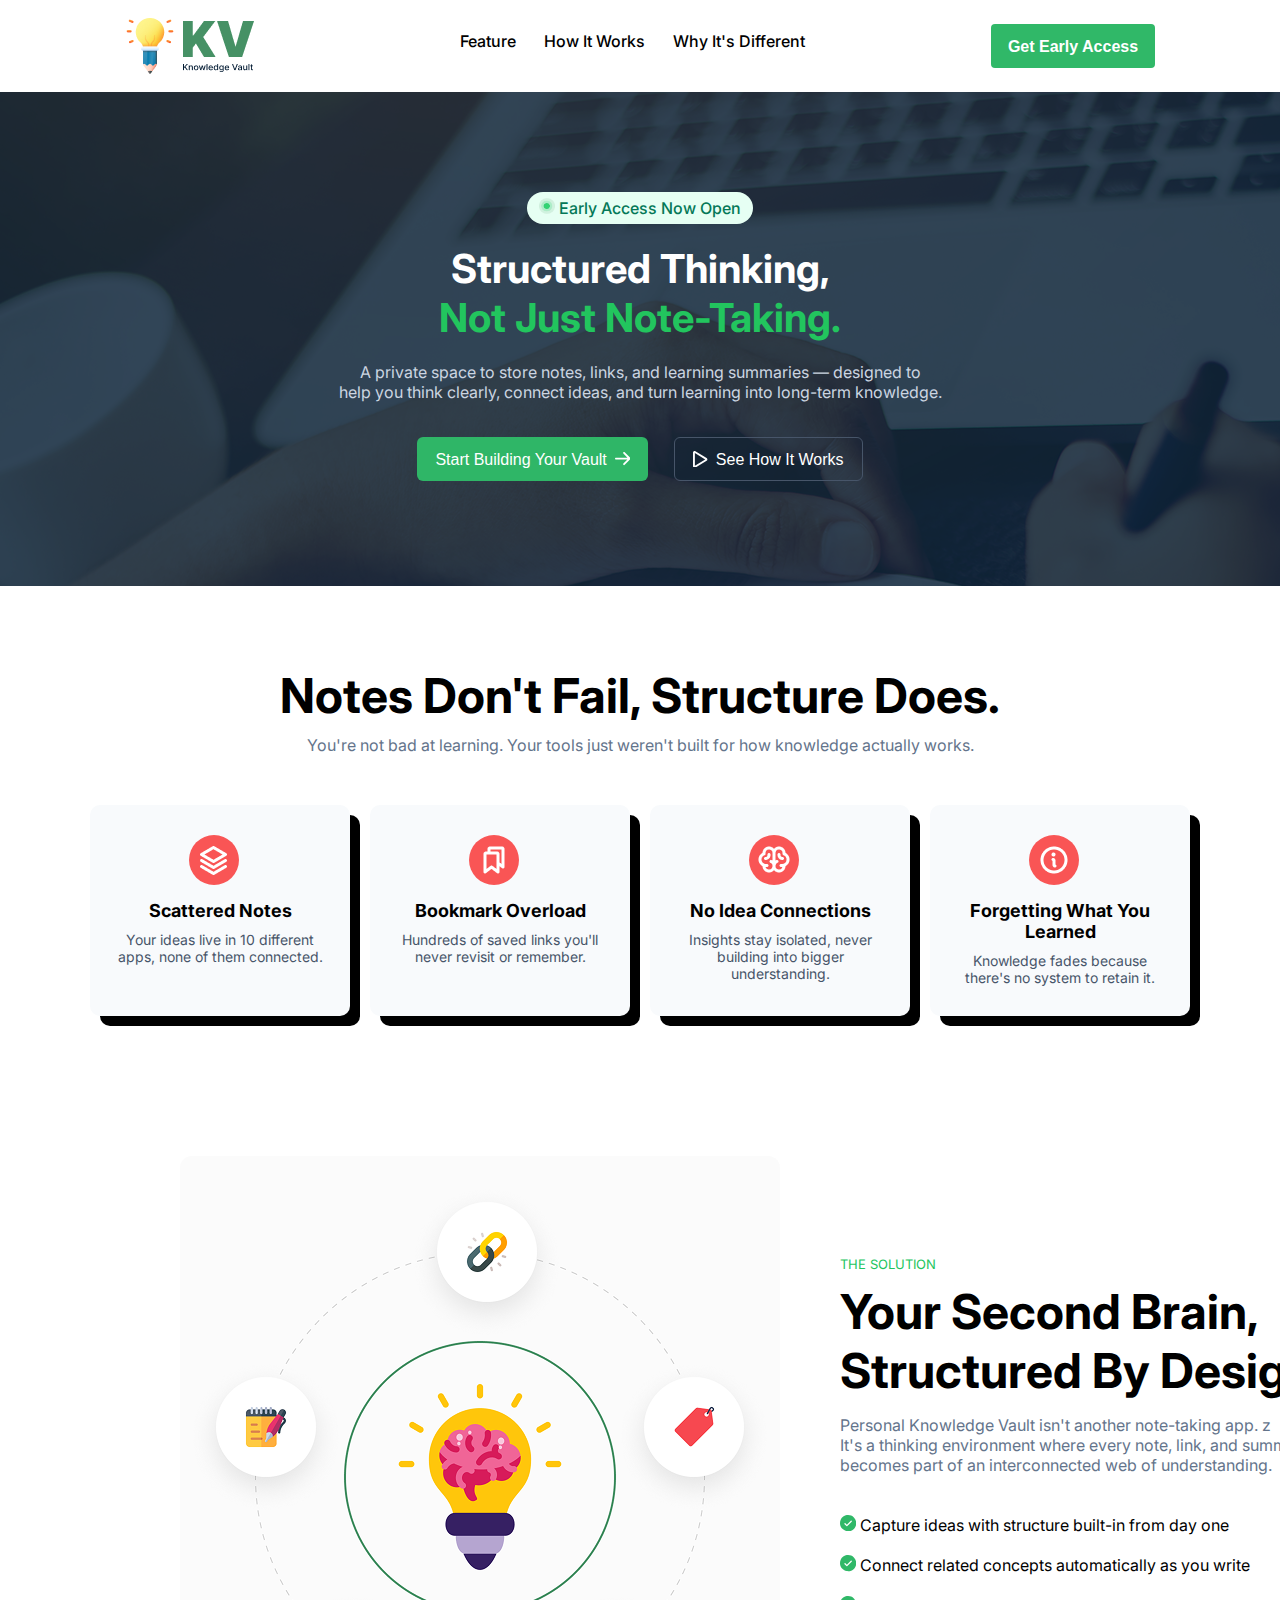
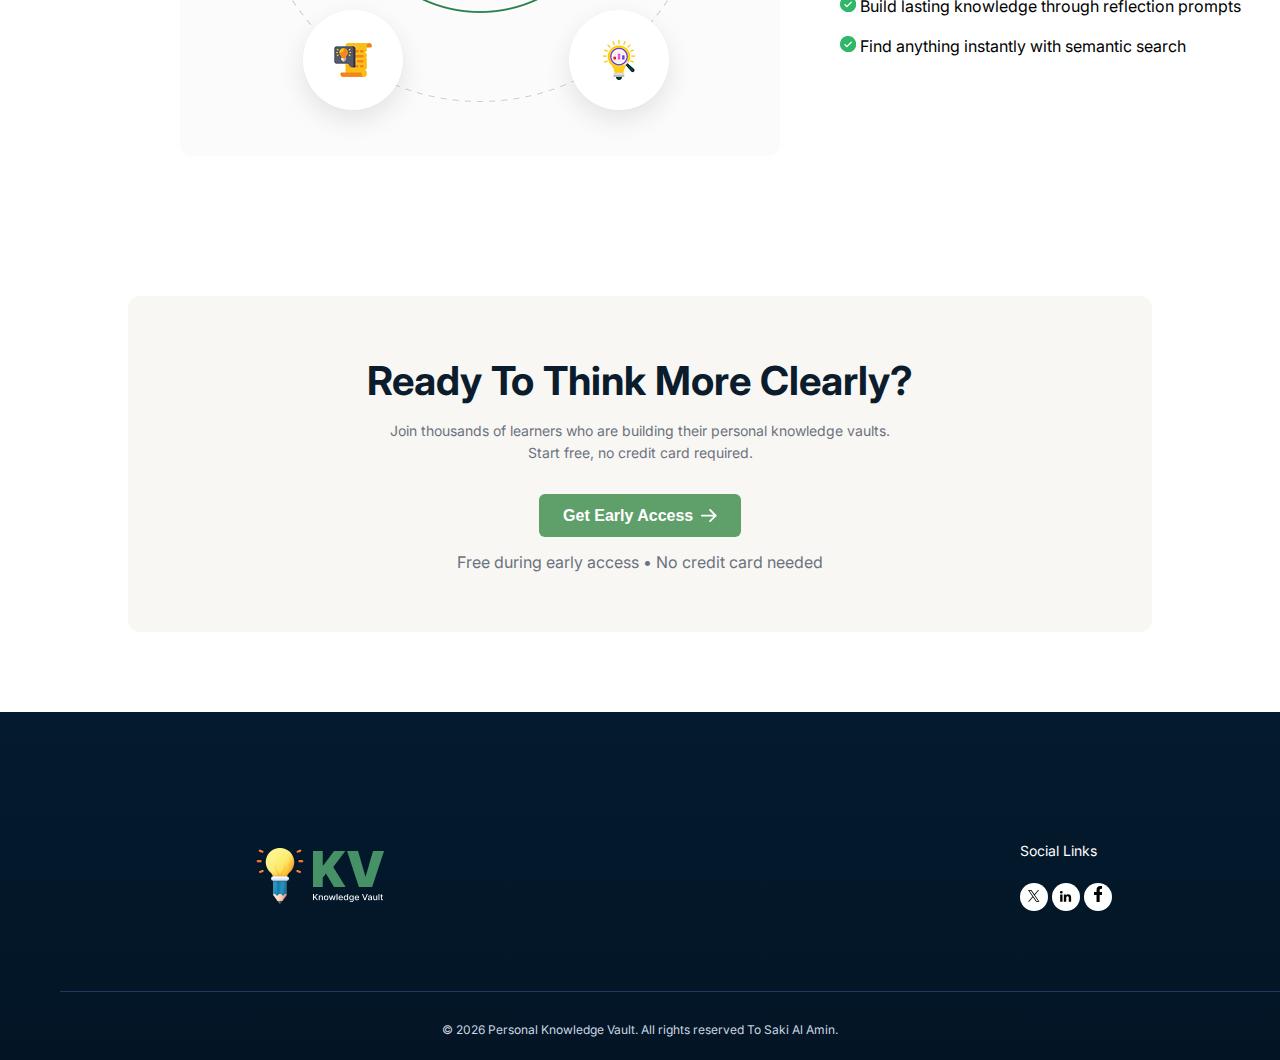
<file: index.html>
<!DOCTYPE html>
<html lang="en">
  <head>
    <meta charset="UTF-8" />
    <meta name="viewport" content="width=device-width, initial-scale=1.0" />
    <title>Document</title>
    <link rel="stylesheet" href="style.css" />
    <link rel="preconnect" href="https://fonts.googleapis.com" />
    <link rel="preconnect" href="https://fonts.gstatic.com" crossorigin />
    <link
      href="https://fonts.googleapis.com/css2?family=Inter:ital,opsz,wght@0,14..32,100..900;1,14..32,100..900&display=swap"
      rel="stylesheet"
    />
  </head>
  <body class="font_inter">
    <header>
      <nav>
        <div class="logo">
          <img src="assets/logo-navbar.png" alt="Navbar Logo" />
        </div>
        <ul class="nav_ul">
          <li><a href="#">Feature</a></li>
          <li><a href="#">How It Works </a></li>
          <li><a href="#">Why It's Different </a></li>
        </ul>
        <div>
          <button class="nav_btn">Get early Access</button>
        </div>
      </nav>
    </header>

    <section>
      <div class="hero-section">
        <p class="white-text">
          <img
            src="assets/images-removebg-preview.png"
            alt=""
            class="circle-img"
          />
          Early Access Now Open
        </p>

        <h1>
          Structured Thinking,<br />
          <span>Not Just Note-Taking.</span>
        </h1>

        <p class="text">
          A private space to store notes, links, and learning summaries —
          designed to <br />
          help you think clearly, connect ideas, and turn learning into
          long-term knowledge.
        </p>
        <div class="hero-buttons">
          <button class="btn-green">
            Start Building Your Vault

            <svg
              viewBox="0 0 15.6277 13.129"
              xmlns="http://www.w3.org/2000/svg"
              xmlns:xlink="http://www.w3.org/1999/xlink"
              width="15.627686"
              height="13.129028"
              fill="none"
              customFrame="#000000"
            >
              <path
                id="Vector"
                d="M15.3508 7.22897L9.72578 12.854C9.54966 13.0301 9.31079 13.129 9.06172 13.129C8.81265 13.129 8.57378 13.0301 8.39766 12.854C8.22154 12.6778 8.12259 12.439 8.12259 12.1899C8.12259 11.9408 8.22154 11.702 8.39766 11.5258L12.4219 7.50319L0.9375 7.50319C0.68886 7.50319 0.450403 7.40442 0.274587 7.2286C0.0987721 7.05279 0 6.81433 0 6.56569C0 6.31705 0.0987721 6.07859 0.274587 5.90278C0.450403 5.72696 0.68886 5.62819 0.9375 5.62819L12.4219 5.62819L8.39922 1.60319C8.2231 1.42707 8.12416 1.1882 8.12416 0.939126C8.12416 0.690054 8.2231 0.451184 8.39922 0.275064C8.57534 0.0989432 8.81421 2.6244e-09 9.06328 0C9.31235 -2.6244e-09 9.55122 0.0989432 9.72734 0.275064L15.3523 5.90006C15.4398 5.98728 15.5091 6.0909 15.5563 6.20498C15.6036 6.31907 15.6278 6.44136 15.6277 6.56484C15.6275 6.68832 15.603 6.81056 15.5555 6.92453C15.508 7.0385 15.4384 7.14196 15.3508 7.22897Z"
                fill="rgb(255,255,255)"
                fill-rule="nonzero"
              />
            </svg>
          </button>
          <button class="btn-border">
            <svg
              viewBox="0 0 14.3754 16.8724"
              xmlns="http://www.w3.org/2000/svg"
              xmlns:xlink="http://www.w3.org/1999/xlink"
              width="14.375366"
              height="16.872375"
              fill="none"
              customFrame="#000000"
            >
              <path
                id="Vector"
                d="M13.632 7.11352L2.37578 0.228367C2.13972 0.0844594 1.86971 0.00576102 1.5933 0.000304436C1.31689 -0.00515215 1.04398 0.0628285 0.802422 0.197308C0.560867 0.331787 0.359319 0.527949 0.218348 0.765773C0.0773768 1.0036 0.0020307 1.27457 0 1.55102L0 15.3213C0.0020307 15.5978 0.0773768 15.8688 0.218348 16.1066C0.359319 16.3444 0.560867 16.5406 0.802422 16.6751C1.04398 16.8095 1.31689 16.8775 1.5933 16.8721C1.86971 16.8666 2.13972 16.7879 2.37578 16.644L13.632 9.75884C13.859 9.62067 14.0466 9.42643 14.1768 9.19478C14.307 8.96314 14.3753 8.7019 14.3753 8.43618C14.3753 8.17046 14.307 7.90922 14.1768 7.67758C14.0466 7.44593 13.859 7.25169 13.632 7.11352ZM1.875 14.7526L1.875 2.11977L12.2 8.43618L1.875 14.7526Z"
                fill="rgb(255,255,255)"
                fill-rule="nonzero"
              />
            </svg>

            See How It Works
          </button>
        </div>
      </div>
    </section>
    <section class="notes-section">
      <h2>Notes Don't Fail, Structure Does.</h2>
      <p class="note-des">
        You're not bad at learning. Your tools just weren't built for how
        knowledge actually works.
      </p>

      <div class="cards">
        <div class="card">
          <div class="icon"><img src="assets/Vector.png" alt="1st card" /></div>
          <h3>Scattered Notes</h3>
          <p>Your ideas live in 10 different apps, none of them connected.</p>
        </div>

        <div class="card">
          <div class="icon">
            <img src="assets/Bookmarks.png" alt="2nd card" />
          </div>
          <h3>Bookmark Overload</h3>
          <p>Hundreds of saved links you'll never revisit or remember.</p>
        </div>

        <div class="card">
          <div class="icon"><img src="assets/Brain.png" alt="3rd card" /></div>
          <h3>No Idea Connections</h3>
          <p>
            Insights stay isolated, never building into bigger understanding.
          </p>
        </div>

        <div class="card">
          <div class="icon"><img src="assets/Info.png" alt="4th card" /></div>
          <h3>Forgetting What You Learned</h3>
          <p>Knowledge fades because there's no system to retain it.</p>
        </div>
      </div>
    </section>

    <section class="solution">
      <div class="left">
        <div class="circle"><img src="assets/knowledge.png" alt="" /></div>
      </div>
      <div class="right">
        <p class="small-title">THE SOLUTION</p>

        <h2>
          Your Second Brain,<br />
          Structured By Design.
        </h2>

        <p class="desc">
          Personal Knowledge Vault isn't another note-taking app. z <br />
          It's a thinking environment where every note, link, and summary
          <br />becomes part of an interconnected web of understanding.
        </p>
        <div class="bullet-point">
          <p>
            <svg
              viewBox="0 0 16.25 16.25"
              xmlns="http://www.w3.org/2000/svg"
              xmlns:xlink="http://www.w3.org/1999/xlink"
              width="16.250000"
              height="16.250000"
              fill="none"
              customFrame="#000000"
            >
              <path
                id="Vector"
                d="M8.125 0C6.51803 5.55112e-16 4.94714 0.476523 3.611 1.36931C2.27485 2.2621 1.23344 3.53105 0.618482 5.0157C0.00352043 6.50035 -0.157382 8.13401 0.156123 9.71011C0.469628 11.2862 1.24346 12.7339 2.37976 13.8702C3.51606 15.0065 4.9638 15.7804 6.5399 16.0939C8.11599 16.4074 9.74966 16.2465 11.2343 15.6315C12.719 15.0166 13.9879 13.9752 14.8807 12.639C15.7735 11.3029 16.25 9.73197 16.25 8.125C16.2477 5.97081 15.391 3.90551 13.8677 2.38227C12.3445 0.85903 10.2792 0.00227486 8.125 0ZM11.6922 6.69219L7.31719 11.0672C7.25915 11.1253 7.19022 11.1714 7.11434 11.2029C7.03847 11.2343 6.95714 11.2505 6.875 11.2505C6.79287 11.2505 6.71154 11.2343 6.63567 11.2029C6.55979 11.1714 6.49086 11.1253 6.43282 11.0672L4.55782 9.19219C4.44054 9.07491 4.37466 8.91585 4.37466 8.75C4.37466 8.58415 4.44054 8.42509 4.55782 8.30781C4.67509 8.19054 4.83415 8.12465 5 8.12465C5.16586 8.12465 5.32492 8.19054 5.44219 8.30781L6.875 9.74141L10.8078 5.80781C10.8659 5.74974 10.9348 5.70368 11.0107 5.67225C11.0866 5.64083 11.1679 5.62465 11.25 5.62465C11.3321 5.62465 11.4134 5.64083 11.4893 5.67225C11.5652 5.70368 11.6341 5.74974 11.6922 5.80781C11.7503 5.86588 11.7963 5.93482 11.8277 6.01069C11.8592 6.08656 11.8754 6.16788 11.8754 6.25C11.8754 6.33212 11.8592 6.41344 11.8277 6.48931C11.7963 6.56518 11.7503 6.63412 11.6922 6.69219Z"
                fill="rgb(47.7418,183.894,104.018)"
                fill-rule="nonzero"
              />
            </svg>
            Capture ideas with structure built-in from day one
          </p>
          <br />
          <p>
            <svg
              viewBox="0 0 16.25 16.25"
              xmlns="http://www.w3.org/2000/svg"
              xmlns:xlink="http://www.w3.org/1999/xlink"
              width="16.250000"
              height="16.250000"
              fill="none"
              customFrame="#000000"
            >
              <path
                id="Vector"
                d="M8.125 0C6.51803 5.55112e-16 4.94714 0.476523 3.611 1.36931C2.27485 2.2621 1.23344 3.53105 0.618482 5.0157C0.00352043 6.50035 -0.157382 8.13401 0.156123 9.71011C0.469628 11.2862 1.24346 12.7339 2.37976 13.8702C3.51606 15.0065 4.9638 15.7804 6.5399 16.0939C8.11599 16.4074 9.74966 16.2465 11.2343 15.6315C12.719 15.0166 13.9879 13.9752 14.8807 12.639C15.7735 11.3029 16.25 9.73197 16.25 8.125C16.2477 5.97081 15.391 3.90551 13.8677 2.38227C12.3445 0.85903 10.2792 0.00227486 8.125 0ZM11.6922 6.69219L7.31719 11.0672C7.25915 11.1253 7.19022 11.1714 7.11434 11.2029C7.03847 11.2343 6.95714 11.2505 6.875 11.2505C6.79287 11.2505 6.71154 11.2343 6.63567 11.2029C6.55979 11.1714 6.49086 11.1253 6.43282 11.0672L4.55782 9.19219C4.44054 9.07491 4.37466 8.91585 4.37466 8.75C4.37466 8.58415 4.44054 8.42509 4.55782 8.30781C4.67509 8.19054 4.83415 8.12465 5 8.12465C5.16586 8.12465 5.32492 8.19054 5.44219 8.30781L6.875 9.74141L10.8078 5.80781C10.8659 5.74974 10.9348 5.70368 11.0107 5.67225C11.0866 5.64083 11.1679 5.62465 11.25 5.62465C11.3321 5.62465 11.4134 5.64083 11.4893 5.67225C11.5652 5.70368 11.6341 5.74974 11.6922 5.80781C11.7503 5.86588 11.7963 5.93482 11.8277 6.01069C11.8592 6.08656 11.8754 6.16788 11.8754 6.25C11.8754 6.33212 11.8592 6.41344 11.8277 6.48931C11.7963 6.56518 11.7503 6.63412 11.6922 6.69219Z"
                fill="rgb(47.7418,183.894,104.018)"
                fill-rule="nonzero"
              />
            </svg>
            Connect related concepts automatically as you write
          </p>
          <br />
          <p>
            <svg
              viewBox="0 0 16.25 16.25"
              xmlns="http://www.w3.org/2000/svg"
              xmlns:xlink="http://www.w3.org/1999/xlink"
              width="16.250000"
              height="16.250000"
              fill="none"
              customFrame="#000000"
            >
              <path
                id="Vector"
                d="M8.125 0C6.51803 5.55112e-16 4.94714 0.476523 3.611 1.36931C2.27485 2.2621 1.23344 3.53105 0.618482 5.0157C0.00352043 6.50035 -0.157382 8.13401 0.156123 9.71011C0.469628 11.2862 1.24346 12.7339 2.37976 13.8702C3.51606 15.0065 4.9638 15.7804 6.5399 16.0939C8.11599 16.4074 9.74966 16.2465 11.2343 15.6315C12.719 15.0166 13.9879 13.9752 14.8807 12.639C15.7735 11.3029 16.25 9.73197 16.25 8.125C16.2477 5.97081 15.391 3.90551 13.8677 2.38227C12.3445 0.85903 10.2792 0.00227486 8.125 0ZM11.6922 6.69219L7.31719 11.0672C7.25915 11.1253 7.19022 11.1714 7.11434 11.2029C7.03847 11.2343 6.95714 11.2505 6.875 11.2505C6.79287 11.2505 6.71154 11.2343 6.63567 11.2029C6.55979 11.1714 6.49086 11.1253 6.43282 11.0672L4.55782 9.19219C4.44054 9.07491 4.37466 8.91585 4.37466 8.75C4.37466 8.58415 4.44054 8.42509 4.55782 8.30781C4.67509 8.19054 4.83415 8.12465 5 8.12465C5.16586 8.12465 5.32492 8.19054 5.44219 8.30781L6.875 9.74141L10.8078 5.80781C10.8659 5.74974 10.9348 5.70368 11.0107 5.67225C11.0866 5.64083 11.1679 5.62465 11.25 5.62465C11.3321 5.62465 11.4134 5.64083 11.4893 5.67225C11.5652 5.70368 11.6341 5.74974 11.6922 5.80781C11.7503 5.86588 11.7963 5.93482 11.8277 6.01069C11.8592 6.08656 11.8754 6.16788 11.8754 6.25C11.8754 6.33212 11.8592 6.41344 11.8277 6.48931C11.7963 6.56518 11.7503 6.63412 11.6922 6.69219Z"
                fill="rgb(47.7418,183.894,104.018)"
                fill-rule="nonzero"
              />
            </svg>
            Build lasting knowledge through reflection prompts
          </p>
          <br />
          <p>
            <svg
              viewBox="0 0 16.25 16.25"
              xmlns="http://www.w3.org/2000/svg"
              xmlns:xlink="http://www.w3.org/1999/xlink"
              width="16.250000"
              height="16.250000"
              fill="none"
              customFrame="#000000"
            >
              <path
                id="Vector"
                d="M8.125 0C6.51803 5.55112e-16 4.94714 0.476523 3.611 1.36931C2.27485 2.2621 1.23344 3.53105 0.618482 5.0157C0.00352043 6.50035 -0.157382 8.13401 0.156123 9.71011C0.469628 11.2862 1.24346 12.7339 2.37976 13.8702C3.51606 15.0065 4.9638 15.7804 6.5399 16.0939C8.11599 16.4074 9.74966 16.2465 11.2343 15.6315C12.719 15.0166 13.9879 13.9752 14.8807 12.639C15.7735 11.3029 16.25 9.73197 16.25 8.125C16.2477 5.97081 15.391 3.90551 13.8677 2.38227C12.3445 0.85903 10.2792 0.00227486 8.125 0ZM11.6922 6.69219L7.31719 11.0672C7.25915 11.1253 7.19022 11.1714 7.11434 11.2029C7.03847 11.2343 6.95714 11.2505 6.875 11.2505C6.79287 11.2505 6.71154 11.2343 6.63567 11.2029C6.55979 11.1714 6.49086 11.1253 6.43282 11.0672L4.55782 9.19219C4.44054 9.07491 4.37466 8.91585 4.37466 8.75C4.37466 8.58415 4.44054 8.42509 4.55782 8.30781C4.67509 8.19054 4.83415 8.12465 5 8.12465C5.16586 8.12465 5.32492 8.19054 5.44219 8.30781L6.875 9.74141L10.8078 5.80781C10.8659 5.74974 10.9348 5.70368 11.0107 5.67225C11.0866 5.64083 11.1679 5.62465 11.25 5.62465C11.3321 5.62465 11.4134 5.64083 11.4893 5.67225C11.5652 5.70368 11.6341 5.74974 11.6922 5.80781C11.7503 5.86588 11.7963 5.93482 11.8277 6.01069C11.8592 6.08656 11.8754 6.16788 11.8754 6.25C11.8754 6.33212 11.8592 6.41344 11.8277 6.48931C11.7963 6.56518 11.7503 6.63412 11.6922 6.69219Z"
                fill="rgb(47.7418,183.894,104.018)"
                fill-rule="nonzero"
              />
            </svg>
            Find anything instantly with semantic search
          </p>
        </div>
      </div>
    </section>
    <section class="getaccess">
      <div class="getaccess-box">
        <h1>Ready To Think More Clearly?</h1>

        <p class="subtitle">
          Join thousands of learners who are building their personal knowledge
          vaults.
          <br />
          Start free, no credit card required.
        </p>

        <button class="getaccess-btn">
          Get Early Access
          <svg
            viewBox="0 0 15.6277 13.1292"
            xmlns="http://www.w3.org/2000/svg"
            xmlns:xlink="http://www.w3.org/1999/xlink"
            width="15.627686"
            height="13.129150"
            fill="none"
            customFrame="#000000"
          >
            <path
              id="Vector"
              d="M15.3508 7.22897L9.72578 12.854C9.54966 13.0301 9.31079 13.129 9.06172 13.129C8.81265 13.129 8.57378 13.0301 8.39766 12.854C8.22154 12.6778 8.12259 12.439 8.12259 12.1899C8.12259 11.9408 8.22154 11.702 8.39766 11.5258L12.4219 7.50319L0.9375 7.50319C0.68886 7.50319 0.450403 7.40442 0.274587 7.2286C0.0987721 7.05279 0 6.81433 0 6.56569C0 6.31705 0.0987721 6.07859 0.274587 5.90278C0.450403 5.72696 0.68886 5.62819 0.9375 5.62819L12.4219 5.62819L8.39922 1.60319C8.2231 1.42707 8.12416 1.1882 8.12416 0.939126C8.12416 0.690054 8.2231 0.451184 8.39922 0.275064C8.57534 0.0989432 8.81421 2.6244e-09 9.06328 0C9.31235 -2.6244e-09 9.55122 0.0989432 9.72734 0.275064L15.3523 5.90006C15.4398 5.98728 15.5091 6.0909 15.5563 6.20498C15.6036 6.31907 15.6278 6.44136 15.6277 6.56484C15.6275 6.68832 15.603 6.81056 15.5555 6.92453C15.508 7.0385 15.4384 7.14196 15.3508 7.22897Z"
              fill="rgb(255,255,255)"
              fill-rule="nonzero"
            />
          </svg>
        </button>

        <p class="note">Free during early access • No credit card needed</p>
      </div>
    </section>

    <footer class="footer">
      <div class="footer-top">
        <div class="footer-logo">
          <img src="assets/logo-footer.png" alt="footerlogo" />
        </div>
        <div class="footer-social">
          <p>Social Links</p>
          <div class="icons">
            <a class="twitter" href="#"
              ><svg
                viewBox="0 0 11.4993 11.752"
                xmlns="http://www.w3.org/2000/svg"
                xmlns:xlink="http://www.w3.org/1999/xlink"
                width="11.499268"
                height="11.751953"
                fill="none"
                customFrame="#000000"
              >
                <path
                  id="Vector"
                  d="M6.84365 4.97617L11.1245 0L10.1101 0L6.39301 4.32075L3.42419 0L0 0L4.48944 6.53373L0 11.752L1.01449 11.752L4.93984 7.18916L8.07513 11.752L11.4993 11.752L6.84339 4.97617L6.84365 4.97617ZM1.38002 0.7637L2.93821 0.7637L10.1106 11.023L8.55237 11.023L1.38002 0.7637Z"
                  fill="rgb(0,0,0)"
                  fill-rule="nonzero"
                />
              </svg>
            </a>
            <a class="linkdin" href="#"
              ><svg
                viewBox="0 0 11.1498 10.6545"
                xmlns="http://www.w3.org/2000/svg"
                xmlns:xlink="http://www.w3.org/1999/xlink"
                width="11.149780"
                height="10.654541"
                fill="none"
                customFrame="#000000"
              >
                <path
                  id="Vector"
                  d="M11.1498 6.53178L11.1498 10.6546L8.75949 10.6546L8.75949 6.80809C8.75949 5.84228 8.41438 5.18272 7.54893 5.18272C6.88848 5.18272 6.49613 5.62676 6.32286 6.05672C6.25994 6.21038 6.24372 6.42376 6.24372 6.63927L6.24372 10.6544L3.85326 10.6544C3.85326 10.6544 3.88534 4.13972 3.85326 3.46536L6.24389 3.46536L6.24389 4.48412C6.23908 4.49214 6.23231 4.49998 6.22803 4.50765L6.24389 4.50765L6.24389 4.48412C6.56155 3.99533 7.12806 3.29655 8.39816 3.29655C9.97077 3.29655 11.1498 4.32404 11.1498 6.53178ZM1.35263 0C0.534956 0 0 0.536739 0 1.24193C0 1.93215 0.519448 2.4844 1.32126 2.4844L1.33677 2.4844C2.17049 2.4844 2.68887 1.93215 2.68887 1.24193C2.673 0.536739 2.17049 0 1.35263 0ZM0.142073 10.6546L2.53164 10.6546L2.53164 3.46536L0.142073 3.46536L0.142073 10.6546Z"
                  fill="rgb(0,0,0)"
                  fill-rule="nonzero"
                />
              </svg>
            </a>
            <a class="facebook" href="#"
              ><svg
                viewBox="0 0 8.55469 16.0938"
                xmlns="http://www.w3.org/2000/svg"
                xmlns:xlink="http://www.w3.org/1999/xlink"
                width="8.554688"
                height="16.093750"
                fill="none"
                customFrame="#000000"
              >
                <path
                  id="Vector"
                  d="M7.99414 8.98438L8.4375 6.09375L5.66406 6.09375L5.66406 4.21793C5.66406 3.42711 6.05148 2.65625 7.29371 2.65625L8.55469 2.65625L8.55469 0.195312C8.55469 0.195312 7.41031 0 6.31621 0C4.03199 0 2.53906 1.38438 2.53906 3.89063L2.53906 6.09375L0 6.09375L0 8.98438L2.53906 8.98438L2.53906 15.9722C3.0482 16.0521 3.57 16.0938 4.10156 16.0938C4.63312 16.0938 5.15492 16.0521 5.66406 15.9722L5.66406 8.98438L7.99414 8.98438Z"
                  fill="rgb(0,0,0)"
                  fill-rule="nonzero"
                />
              </svg>
            </a>
          </div>
        </div>
      </div>
      <hr />
      <p class="copyright">
        © 2026 Personal Knowledge Vault. All rights reserved To Saki Al Amin.
      </p>
    </footer>
  </body>
</html>
</file>
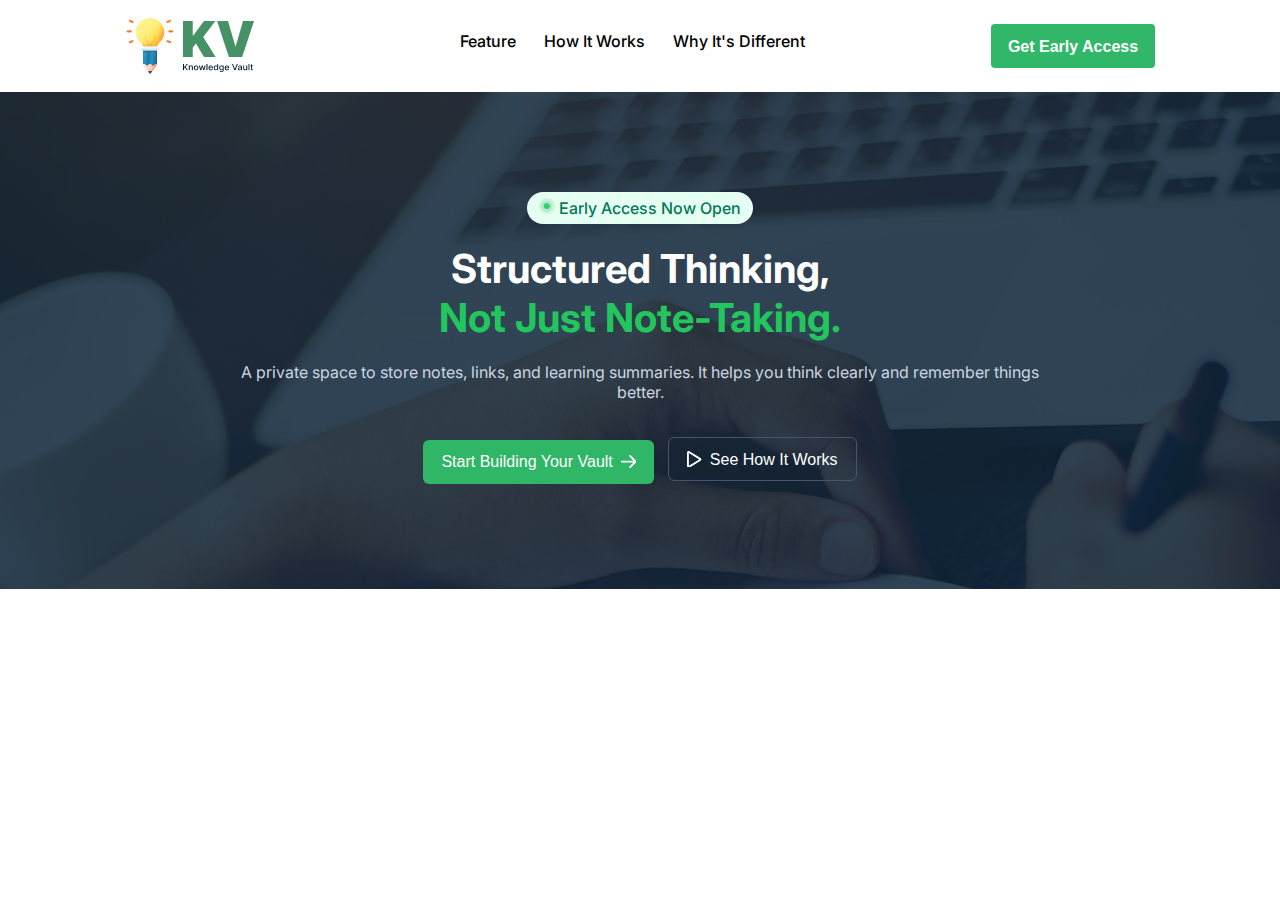
<file: Programming-Hero-Assignment-1/Code/index.html>
<!DOCTYPE html>
<html lang="en">
  <head>
    <meta charset="UTF-8" />
    <meta name="viewport" content="width=device-width, initial-scale=1.0" />
    <title>Document</title>
    <link rel="stylesheet" href="style.css" />
    <link rel="preconnect" href="https://fonts.googleapis.com" />
    <link rel="preconnect" href="https://fonts.gstatic.com" crossorigin />
    <link
      href="https://fonts.googleapis.com/css2?family=Inter:ital,opsz,wght@0,14..32,100..900;1,14..32,100..900&display=swap"
      rel="stylesheet"
    />
  </head>
  <body class="font_inter">
    <header>
      <nav>
        <div class="logo">
          <img src="assets/logo-navbar.png" alt="Navbar Logo" />
        </div>
        <ul class="nav_ul">
          <li><a href="#">Feature</a></li>
          <li><a href="#">How It Works </a></li>
          <li><a href="#">Why It's Different </a></li>
        </ul>
        <div>
          <button class="nav_btn">Get early Access</button>
        </div>
      </nav>
    </header>

    <section>
      <div class="hero-section">
        <p class="white-text">
          <img
            src="assets/images-removebg-preview.png"
            alt=""
            class="circle-img"
          />
          Early Access Now Open
        </p>

        <h1>
          Structured Thinking,<br />
          <span>Not Just Note-Taking.</span>
        </h1>

        <p class="text">
          A private space to store notes, links, and learning summaries. It
          helps you think clearly and remember things better.
        </p>

        <button class="btn-green">
          Start Building Your Vault

          <svg
            viewBox="0 0 15.6277 13.129"
            xmlns="http://www.w3.org/2000/svg"
            xmlns:xlink="http://www.w3.org/1999/xlink"
            width="15.627686"
            height="13.129028"
            fill="none"
            customFrame="#000000"
          >
            <path
              id="Vector"
              d="M15.3508 7.22897L9.72578 12.854C9.54966 13.0301 9.31079 13.129 9.06172 13.129C8.81265 13.129 8.57378 13.0301 8.39766 12.854C8.22154 12.6778 8.12259 12.439 8.12259 12.1899C8.12259 11.9408 8.22154 11.702 8.39766 11.5258L12.4219 7.50319L0.9375 7.50319C0.68886 7.50319 0.450403 7.40442 0.274587 7.2286C0.0987721 7.05279 0 6.81433 0 6.56569C0 6.31705 0.0987721 6.07859 0.274587 5.90278C0.450403 5.72696 0.68886 5.62819 0.9375 5.62819L12.4219 5.62819L8.39922 1.60319C8.2231 1.42707 8.12416 1.1882 8.12416 0.939126C8.12416 0.690054 8.2231 0.451184 8.39922 0.275064C8.57534 0.0989432 8.81421 2.6244e-09 9.06328 0C9.31235 -2.6244e-09 9.55122 0.0989432 9.72734 0.275064L15.3523 5.90006C15.4398 5.98728 15.5091 6.0909 15.5563 6.20498C15.6036 6.31907 15.6278 6.44136 15.6277 6.56484C15.6275 6.68832 15.603 6.81056 15.5555 6.92453C15.508 7.0385 15.4384 7.14196 15.3508 7.22897Z"
              fill="rgb(255,255,255)"
              fill-rule="nonzero"
            />
          </svg>
        </button>
        <button class="btn-border">
          <svg
            viewBox="0 0 14.3754 16.8724"
            xmlns="http://www.w3.org/2000/svg"
            xmlns:xlink="http://www.w3.org/1999/xlink"
            width="14.375366"
            height="16.872375"
            fill="none"
            customFrame="#000000"
          >
            <path
              id="Vector"
              d="M13.632 7.11352L2.37578 0.228367C2.13972 0.0844594 1.86971 0.00576102 1.5933 0.000304436C1.31689 -0.00515215 1.04398 0.0628285 0.802422 0.197308C0.560867 0.331787 0.359319 0.527949 0.218348 0.765773C0.0773768 1.0036 0.0020307 1.27457 0 1.55102L0 15.3213C0.0020307 15.5978 0.0773768 15.8688 0.218348 16.1066C0.359319 16.3444 0.560867 16.5406 0.802422 16.6751C1.04398 16.8095 1.31689 16.8775 1.5933 16.8721C1.86971 16.8666 2.13972 16.7879 2.37578 16.644L13.632 9.75884C13.859 9.62067 14.0466 9.42643 14.1768 9.19478C14.307 8.96314 14.3753 8.7019 14.3753 8.43618C14.3753 8.17046 14.307 7.90922 14.1768 7.67758C14.0466 7.44593 13.859 7.25169 13.632 7.11352ZM1.875 14.7526L1.875 2.11977L12.2 8.43618L1.875 14.7526Z"
              fill="rgb(255,255,255)"
              fill-rule="nonzero"
            />
          </svg>

          See How It Works
        </button>
      </div>
    </section>
  </body>
</html>
</file>
<file: style.css>
* {
  margin: 0;
  padding: 0;
  box-sizing: border-box;
}

.font_inter {
  font-family: "Inter", sans-serif;
  font-optical-sizing: auto;
}

/* Nav Bar Design*/
nav {
  display: flex;
  justify-content: space-between;
  align-items: center;
  margin: 16px 120px;
}
.nav_ul {
  list-style-type: none;
  gap: 32;
  width: 365px;
  height: 24px;
}
a {
  text-decoration: none;
  color: black;
}
ul {
  display: flex;
  justify-content: space-between;
  align-items: center;
  gap: 32;
  font-size: 16px;
  font-style: Medium;
  font-weight: 500;
  letter-spacing: 0%;
}

ul li:hover {
  text-shadow: 1px 1px rgb(168, 169, 168);
}
.logo {
  height: 60px;
  width: 139px;
}

.nav_btn {
  width: 164px;
  height: 44px;
  display: flex;
  align-items: center;
  justify-content: center;
  gap: 10;
  padding: 12px 16px;
  background-color: #30b868;
  border: none;
  color: white;
  font-style: Semi Bold;
  font-size: 16px;
  font-weight: 600;
  text-transform: capitalize;
  text-align: left;
  border-radius: 4px;
}

button.nav_btn:hover {
  width: 164px;
  height: 44px;
  display: flex;
  align-items: center;
  justify-content: center;
  gap: 10;
  padding: 12px 16px;
  background-color: #136233;
  border: none;
  color: white;
  font-style: Semi Bold;
  font-size: 16px;
  font-weight: 600;
  text-transform: capitalize;
  text-align: left;
  border-radius: 4px;
  box-shadow: 2px 2px Green;
}

/*Hero Section Design*/

.hero-section {
  text-align: center;
  padding: 100px 20px;
  background-image: url(assets/hero-bg.png);
  width: auto;
  height: auto;
  background-repeat: no-repeat;
}

.white-text {
  display: inline-block;
  background: #e6fff3;
  color: #047857;
  padding: 6px 12px;
  border-radius: 20px;
  font-size: 16px;
  font-style: Medium;
  font-weight: 500;
  letter-spacing: 0%;
  text-align: center;
}
.circle-img {
  height: 16px;
  width: 16px;
}
.hero-section h1 {
  font-size: 40px;
  margin: 20px 0;
  color: #ffffff;
}

h1 span {
  color: #22c55e;
}

.text {
  max-width: 800px;
  margin: 0 auto 30px;
  color: #cbd5e1;
}

button {
  padding: 12px 18px;
  margin: 5px;
  border-radius: 6px;
  cursor: pointer;
  font-style: Semi Bold;
  font-size: 16px;
  font-weight: 400;
  line-height: 19px;
  letter-spacing: 0%;
  text-align: left;
  text-transform: capitalize;
}

button.btn-border:hover {
  padding: 12px 18px;
  margin: 5px;
  border-radius: 6px;
  cursor: pointer;
  font-style: Semi Bold;
  font-size: 20px;
  font-weight: 400;
  line-height: 19px;
  letter-spacing: 0%;
  text-align: left;
  text-transform: capitalize;
  box-shadow: 2px 2px Green;
}

button.btn-green:hover {
  padding: 12px 18px;
  margin: 5px;
  border-radius: 6px;
  cursor: pointer;
  font-style: Semi Bold;
  font-size: 20px;
  font-weight: 400;
  line-height: 19px;
  letter-spacing: 0%;
  text-align: left;
  text-transform: capitalize;
  box-shadow: 2px 2px rgb(77, 137, 210);
}

.hero-buttons {
  display: flex;
  align-items: center;
  justify-content: center;
  gap: 16px;
}

.btn-green {
  background: #2fb667;
  border: none;
  color: #ffffff;
  display: inline-flex;
  align-items: center;
  justify-content: center;
  gap: 8px;
  padding: 12px 18px;
  border-radius: 6px;
  cursor: pointer;
  height: 44px;
}

.btn-border {
  background: transparent;
  border: 1px solid #475569;
  color: white;
  display: inline-flex;
  align-items: center;
  justify-content: center;
  gap: 8px;
  padding: 12px 18px;
  border-radius: 6px;
  cursor: pointer;
  height: 44px;
}

/*Card Section*/
.notes-section {
  padding: 80px 20px;
  text-align: center;
}

.notes-section h2 {
  font-size: 48px;
  margin-bottom: 10px;
}

.note-des {
  color: #64748b;
  max-width: 700px;
  margin: 0 auto 50px;
}

.cards {
  display: grid;
  grid-template-columns: repeat(auto-fit, minmax(220px, 1fr));
  gap: 20px;
  max-width: 1100px;
  margin: 0 auto;
}

.card {
  background: #f8fafc;
  padding: 30px 20px;
  border-radius: 10px;
  box-shadow: 10px 10px;
}

.card:hover {
  background: #ffffff;
  cursor: pointer;
  padding: 30px 20px;
  border-radius: 10px;
  box-shadow: 10px 10px #2fb667;
}

.icon {
  border-radius: 50%;
  margin-left: 36%;
  height: 50px;
  width: 50px;
  font-size: 30px;
  margin-bottom: 15px;
  background: rgba(249, 85, 85, 1);
  display: flex;
  justify-content: center;
  align-items: center;
}

.card h3 {
  font-size: 18px;
  margin-bottom: 10px;
}

.card p {
  font-size: 14px;
  color: #475569;
  letter-spacing: 0%;
}
/*Solution Section*/
.solution {
  display: flex;
  gap: 60px;
  padding: 60px 40px;
  max-width: 1300px;
  margin-left: 140px;
  align-items: center;
}

.left {
  flex: 1;
  display: flex;
  justify-content: center;
}

.circle {
  width: 260px;
  height: 260px;
  border-radius: 50%;
  border: 3px solid #22c55e;
  display: flex;
  align-items: center;
  justify-content: center;
  font-size: 80px;
}

.circle {
  height: 600px;
  width: 600px;
}
.circle img:hover {
  height: 600px;
  width: 600px;
  box-shadow: 5px 5px #64748b;
}
.right {
  width: 700px;
}

.small-title {
  color: #22c55e;
  font-size: 13px;
  font-style: Medium;
  margin-bottom: 10px;
}

.solution h2 {
  font-size: 48px;
  margin-bottom: 15px;
  width: 600px;
}

.desc {
  color: #64748b;
  margin-bottom: 20px;
}

ul {
  padding-left: 20px;
}

li {
  margin-bottom: 10px;
}

.bullet-point {
  margin-top: 40px;
}

/*Get Early Access Section*/
.getaccess-box {
  background-color: #f9f7f3;
  width: 80%;
  margin: 80px auto;
  padding: 60px 20px;
  text-align: center;
  border-radius: 12px;
}

.getaccess-box h1 {
  font-size: 40px;
  color: #0b1c2d;
  margin-bottom: 15px;
}

.subtitle {
  font-size: 14px;
  color: #6b7280;
  margin-bottom: 24px;
  line-height: 1.6;
  letter-spacing: 0%;
}

.getaccess-btn {
  background: #5fa06a;
  border: none;
  color: #ffffff;
  display: inline-flex;
  align-items: center;
  justify-content: center;
  gap: 8px;
  padding: 12px 24px;
  border-radius: 6px;
  cursor: pointer;
  font-size: 16px;
  font-style: Semi Bold;
  font-weight: 600;
}

.getaccess-btn:hover {
  background-color: #4f8c5a;
  box-shadow: 0 4px 8px 0 rgba(0, 0, 0, 0.2), 0 6px 20px 0 rgba(0, 0, 0, 0.19);
}

.note {
  margin-top: 10px;
  font-size: 16px;
  color: #6b7280;
}

/* Footer Section */
.footer {
  background: linear-gradient(180deg, #041a2f, #031525);
  color: white;
  padding: 40px 60px;
  height: 348px;
}

.footer-top {
  display: flex;
  justify-content: space-between;
  align-items: center;
  max-width: 1100px;
  margin-left: 190px;
}

.footer-logo {
  width: 139px;
  height: 60px;
  display: flex;
  align-items: center;
  padding-top: 90px;
}

.tagline {
  font-size: 12px;
  color: #cbd5e1;
  margin-left: 6px;
}

.footer-social p {
  margin: 0 0 8px;
  font-size: 14px;
  padding-top: 90px;
  width: 200px;
}

.icons a {
  display: inline-block;
  width: 28px;
  height: 28px;
  background: white;
  color: #041a2f;
  text-align: center;
  line-height: 28px;
  border-radius: 50%;
  font-size: 14px;
  text-decoration: none;
  margin-top: 16px;
}

a.twitter:hover {
  background: rgb(145, 143, 143);
  color: white;
}
a.linkdin:hover {
  background: rgb(67, 179, 243);
  color: black;
}
a.facebook:hover {
  background: rgb(59, 99, 192);
  color: white;
}
hr {
  border: none;
  height: 1px;
  background-color: #1e3a5f;
  margin: 80px 0 20px;
  width: 1390px;
}

.copyright {
  text-align: center;
  font-size: 12px;
  color: #cbd5e1;
  margin-top: 30px;
}
</file>
<file: Programming-Hero-Assignment-1/Code/style.css>
* {
  margin: 0;
  padding: 0;
  box-sizing: border-box;
}

.font_inter {
  font-family: "Inter", sans-serif;
  font-optical-sizing: auto;
}

/* Nav Bar Design*/
nav {
  display: flex;
  justify-content: space-between;
  align-items: center;
  margin: 16px 120px;
}
.nav_ul {
  list-style-type: none;
  gap: 32;
  width: 365px;
  height: 24px;
}
a {
  text-decoration: none;
  color: black;
}
ul {
  display: flex;
  justify-content: space-between;
  align-items: center;
  gap: 32;
  font-size: 16px;
  font-style: Medium;
  font-weight: 500;
  letter-spacing: 0%;
}

ul li:hover {
  text-shadow: 1px 1px rgb(168, 169, 168);
}
.logo {
  height: 60px;
  width: 139px;
}

.nav_btn {
  width: 164px;
  height: 44px;
  display: flex;
  align-items: center;
  justify-content: center;
  gap: 10;
  padding: 12px 16px;
  background-color: #30b868;
  border: none;
  color: white;
  font-style: Semi Bold;
  font-size: 16px;
  font-weight: 600;
  text-transform: capitalize;
  text-align: left;
  border-radius: 4px;
}

button.nav_btn:hover {
  width: 164px;
  height: 44px;
  display: flex;
  align-items: center;
  justify-content: center;
  gap: 10;
  padding: 12px 16px;
  background-color: #136233;
  border: none;
  color: white;
  font-style: Semi Bold;
  font-size: 16px;
  font-weight: 600;
  text-transform: capitalize;
  text-align: left;
  border-radius: 4px;
  box-shadow: 2px 2px Green;
}

/*Hero Section Design*/

.hero-section {
  text-align: center;
  padding: 100px 20px;
  background-image: url(assets/hero-bg.png);
  width: auto;
  height: auto;
  background-repeat: no-repeat;
}

.white-text {
  display: inline-block;
  background: #e6fff3;
  color: #047857;
  padding: 6px 12px;
  border-radius: 20px;
  font-size: 16px;
  font-style: Medium;
  font-weight: 500;
  letter-spacing: 0%;
  text-align: center;
}
.circle-img {
  height: 16px;
  width: 16px;
}
.hero-section h1 {
  font-size: 40px;
  margin: 20px 0;
  color: #ffffff;
}

h1 span {
  color: #22c55e;
}

.text {
  max-width: 800px;
  margin: 0 auto 30px;
  color: #cbd5e1;
}

button {
  padding: 12px 18px;
  margin: 5px;
  border-radius: 6px;
  cursor: pointer;
  font-style: Semi Bold;
  font-size: 16px;
  font-weight: 400;
  line-height: 19px;
  letter-spacing: 0%;
  text-align: left;
  text-transform: capitalize;
}

button.btn-border:hover {
  padding: 12px 18px;
  margin: 5px;
  border-radius: 6px;
  cursor: pointer;
  font-style: Semi Bold;
  font-size: 20px;
  font-weight: 400;
  line-height: 19px;
  letter-spacing: 0%;
  text-align: left;
  text-transform: capitalize;
  box-shadow: 2px 2px Green;
}

button.btn-green:hover {
  padding: 12px 18px;
  margin: 5px;
  border-radius: 6px;
  cursor: pointer;
  font-style: Semi Bold;
  font-size: 20px;
  font-weight: 400;
  line-height: 19px;
  letter-spacing: 0%;
  text-align: left;
  text-transform: capitalize;
  box-shadow: 2px 2px rgb(77, 137, 210);
}

.hero-buttons {
  display: flex;
  align-items: center;
  justify-content: center;
  gap: 16px;
}

.btn-green {
  background: #2fb667;
  border: none;
  color: #ffffff;
  display: inline-flex;
  align-items: center;
  justify-content: center;
  gap: 8px;
  padding: 12px 18px;
  border-radius: 6px;
  cursor: pointer;
  height: 44px;
}

.btn-border {
  background: transparent;
  border: 1px solid #475569;
  color: white;
  display: inline-flex;
  align-items: center;
  justify-content: center;
  gap: 8px;
  padding: 12px 18px;
  border-radius: 6px;
  cursor: pointer;
  height: 44px;
}

/*Card Section*/
.notes-section {
  padding: 80px 20px;
  text-align: center;
}

.notes-section h2 {
  font-size: 48px;
  margin-bottom: 10px;
}

.note-des {
  color: #64748b;
  max-width: 700px;
  margin: 0 auto 50px;
}

.cards {
  display: grid;
  grid-template-columns: repeat(auto-fit, minmax(220px, 1fr));
  gap: 20px;
  max-width: 1100px;
  margin: 0 auto;
}

.card {
  background: #f8fafc;
  padding: 30px 20px;
  border-radius: 10px;
  box-shadow: 10px 10px;
}

.card:hover {
  background: #ffffff;
  cursor: pointer;
  padding: 30px 20px;
  border-radius: 10px;
  box-shadow: 10px 10px #2fb667;
}

.icon {
  border-radius: 50%;
  margin-left: 36%;
  height: 50px;
  width: 50px;
  font-size: 30px;
  margin-bottom: 15px;
  background: rgba(249, 85, 85, 1);
  display: flex;
  justify-content: center;
  align-items: center;
}

.card h3 {
  font-size: 18px;
  margin-bottom: 10px;
}

.card p {
  font-size: 14px;
  color: #475569;
  letter-spacing: 0%;
}
/*Solution Section*/
.solution {
  display: flex;
  gap: 60px;
  padding: 60px 40px;
  max-width: 1300px;
  margin-left: 140px;
  align-items: center;
}

.left {
  flex: 1;
  display: flex;
  justify-content: center;
}

.circle {
  width: 260px;
  height: 260px;
  border-radius: 50%;
  border: 3px solid #22c55e;
  display: flex;
  align-items: center;
  justify-content: center;
  font-size: 80px;
}

.circle {
  height: 600px;
  width: 600px;
}
.circle img:hover {
  height: 600px;
  width: 600px;
  box-shadow: 5px 5px #64748b;
}
.right {
  width: 700px;
}

.small-title {
  color: #22c55e;
  font-size: 13px;
  font-style: Medium;
  margin-bottom: 10px;
}

.solution h2 {
  font-size: 48px;
  margin-bottom: 15px;
  width: 600px;
}

.desc {
  color: #64748b;
  margin-bottom: 20px;
}

ul {
  padding-left: 20px;
}

li {
  margin-bottom: 10px;
}

.bullet-point {
  margin-top: 40px;
}

/*Get Early Access Section*/
.getaccess-box {
  background-color: #f9f7f3;
  width: 80%;
  margin: 80px auto;
  padding: 60px 20px;
  text-align: center;
  border-radius: 12px;
}

.getaccess-box h1 {
  font-size: 40px;
  color: #0b1c2d;
  margin-bottom: 15px;
}

.subtitle {
  font-size: 14px;
  color: #6b7280;
  margin-bottom: 24px;
  line-height: 1.6;
  letter-spacing: 0%;
}

.getaccess-btn {
  background: #5fa06a;
  border: none;
  color: #ffffff;
  display: inline-flex;
  align-items: center;
  justify-content: center;
  gap: 8px;
  padding: 12px 24px;
  border-radius: 6px;
  cursor: pointer;
  font-size: 16px;
  font-style: Semi Bold;
  font-weight: 600;
}

.getaccess-btn:hover {
  background-color: #4f8c5a;
  box-shadow: 0 4px 8px 0 rgba(0, 0, 0, 0.2), 0 6px 20px 0 rgba(0, 0, 0, 0.19);
}

.note {
  margin-top: 10px;
  font-size: 16px;
  color: #6b7280;
}

/* Footer Section */
.footer {
  background: linear-gradient(180deg, #041a2f, #031525);
  color: white;
  padding: 40px 60px;
  height: 348px;
}

.footer-top {
  display: flex;
  justify-content: space-between;
  align-items: center;
  max-width: 1100px;
  margin-left: 190px;
}

.footer-logo {
  width: 139px;
  height: 60px;
  display: flex;
  align-items: center;
  padding-top: 90px;
}

.tagline {
  font-size: 12px;
  color: #cbd5e1;
  margin-left: 6px;
}

.footer-social p {
  margin: 0 0 8px;
  font-size: 14px;
  padding-top: 90px;
  width: 200px;
}

.icons a {
  display: inline-block;
  width: 28px;
  height: 28px;
  background: white;
  color: #041a2f;
  text-align: center;
  line-height: 28px;
  border-radius: 50%;
  font-size: 14px;
  text-decoration: none;
  margin-top: 16px;
}

a.twitter:hover {
  background: rgb(145, 143, 143);
  color: white;
}
a.linkdin:hover {
  background: rgb(67, 179, 243);
  color: black;
}
a.facebook:hover {
  background: rgb(59, 99, 192);
  color: white;
}
hr {
  border: none;
  height: 1px;
  background-color: #1e3a5f;
  margin: 80px 0 20px;
  width: 1390px;
}

.copyright {
  text-align: center;
  font-size: 12px;
  color: #cbd5e1;
  margin-top: 30px;
}
</file>
